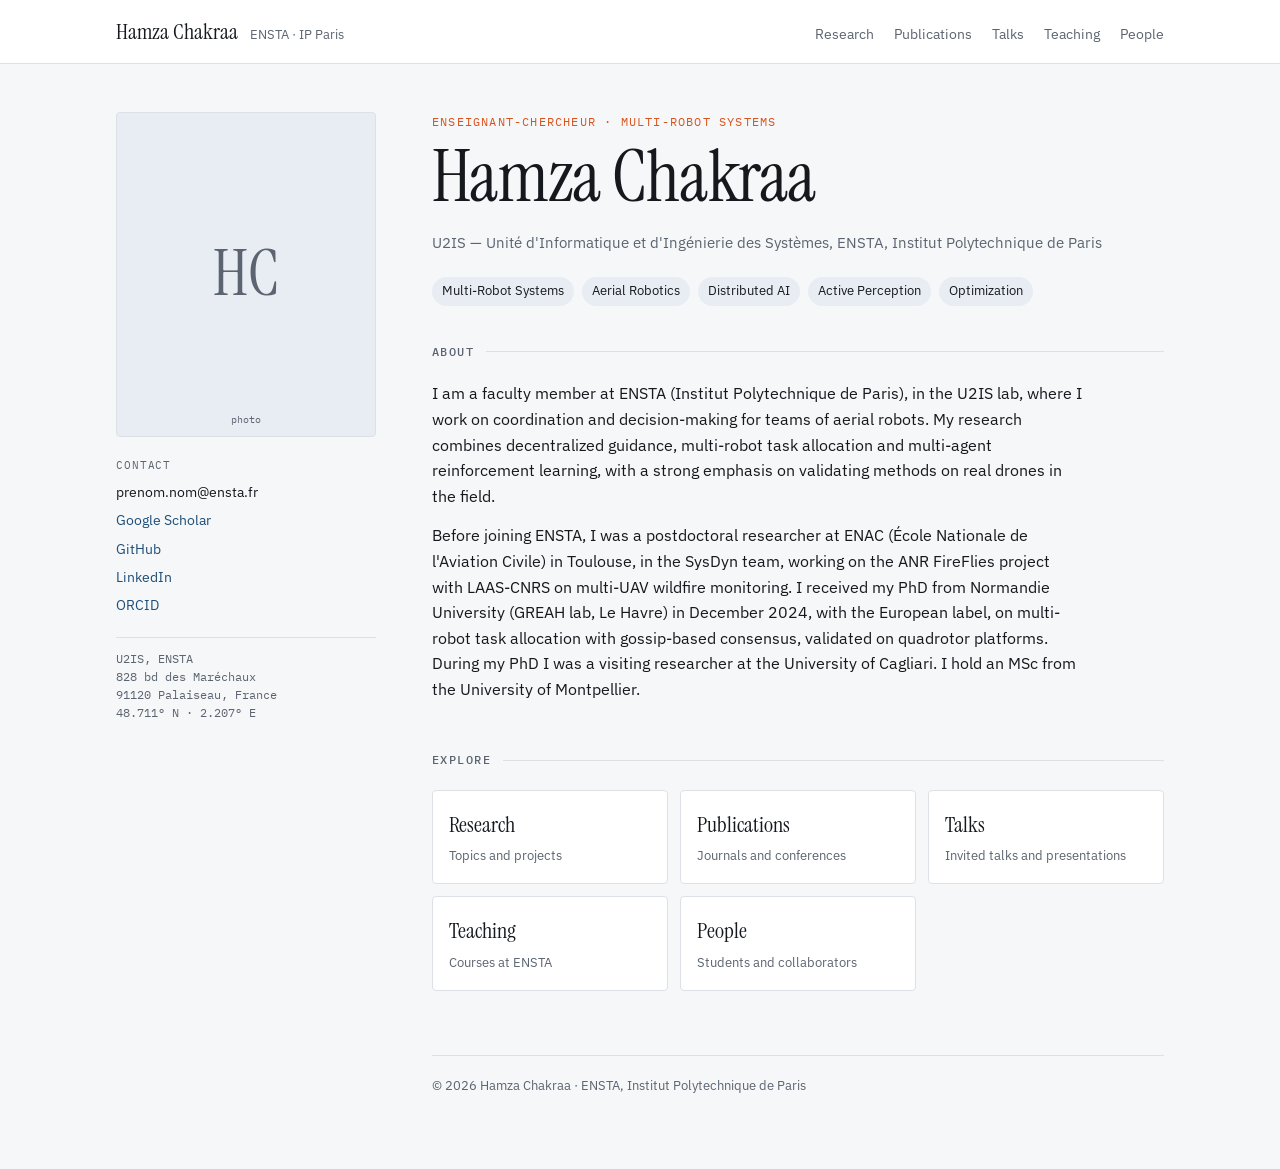
<file: index.html>
<!doctype html>
<html lang="en">
<head>
<meta charset="utf-8">
<meta name="viewport" content="width=device-width, initial-scale=1, viewport-fit=cover">
<title>Hamza Chakraa</title>
<meta name="description" content="Hamza Chakraa — multi-robot systems and aerial robotics, ENSTA, Institut Polytechnique de Paris.">
<link rel="preconnect" href="https://fonts.googleapis.com">
<link rel="stylesheet" href="https://fonts.googleapis.com/css2?family=Instrument+Serif:ital@0;1&family=IBM+Plex+Sans:wght@400;500;600&family=IBM+Plex+Mono:wght@400;500&display=swap">
<link rel="stylesheet" href="style.css">
<style>body{margin:0}img{max-width:100%}</style>
</head>
<body>
<header class="bar">
  <div class="bar-in">
    <a class="brand" href="index.html">Hamza Chakraa <span>ENSTA · IP Paris</span></a>
    <nav class="nav">
      <a href="research.html">Research</a>
      <a href="publications.html">Publications</a>
      <a href="talks.html">Talks</a>
      <a href="teaching.html">Teaching</a>
      <a href="people.html">People</a>
    </nav>
  </div>
</header>

<div class="wrap" id="top">
  <aside class="rail">
    <div class="photo">
      <!-- Remplacer par : <img src="hamza.jpg" alt="Hamza Chakraa"> -->
      <span class="init">HC</span>
      <span class="hint">photo</span>
    </div>
    <div class="links">
      <div class="lbl">Contact</div>
      <span id="email">prenom.nom@ensta.fr</span>
      <a href="#">Google Scholar</a>
      <a href="#">GitHub</a>
      <a href="#">LinkedIn</a>
      <a href="#">ORCID</a>
    </div>
    <div class="coord">
      U2IS, ENSTA<br>
      828 bd des Maréchaux<br>
      91120 Palaiseau, France<br>
      48.711° N · 2.207° E
    </div>
  </aside>

  <main>

      <div class="role">Enseignant-chercheur · Multi-robot systems</div>
      <h1>Hamza Chakraa</h1>
      <p class="aff">U2IS — Unité d'Informatique et d'Ingénierie des Systèmes, ENSTA, Institut Polytechnique de Paris</p>
      <div class="tags">
        <span class="tag">Multi-Robot Systems</span>
        <span class="tag">Aerial Robotics</span>
        <span class="tag">Distributed AI</span>
        <span class="tag">Active Perception</span>
        <span class="tag">Optimization</span>
      </div>
      <section class="bio">
        <h2>About</h2>
        <p>I am a faculty member at ENSTA (Institut Polytechnique de Paris), in the U2IS lab, where I work on coordination and decision-making for teams of aerial robots. My research combines decentralized guidance, multi-robot task allocation and multi-agent reinforcement learning, with a strong emphasis on validating methods on real drones in the field.</p>
        <p>Before joining ENSTA, I was a postdoctoral researcher at ENAC (École Nationale de l'Aviation Civile) in Toulouse, in the SysDyn team, working on the ANR FireFlies project with LAAS-CNRS on multi-UAV wildfire monitoring. I received my PhD from Normandie University (GREAH lab, Le Havre) in December 2024, with the European label, on multi-robot task allocation with gossip-based consensus, validated on quadrotor platforms. During my PhD I was a visiting researcher at the University of Cagliari. I hold an MSc from the University of Montpellier.</p>
      </section>
      <section>
        <h2>Explore</h2>
        <div class="home-links">
          <a href="research.html"><b>Research</b><span>Topics and projects</span></a>
          <a href="publications.html"><b>Publications</b><span>Journals and conferences</span></a>
          <a href="talks.html"><b>Talks</b><span>Invited talks and presentations</span></a>
          <a href="teaching.html"><b>Teaching</b><span>Courses at ENSTA</span></a>
          <a href="people.html"><b>People</b><span>Students and collaborators</span></a>
        </div>
      </section>
      <footer>© 2026 Hamza Chakraa · ENSTA, Institut Polytechnique de Paris</footer>
  </main>
</div>

</body>
</html>
</file>
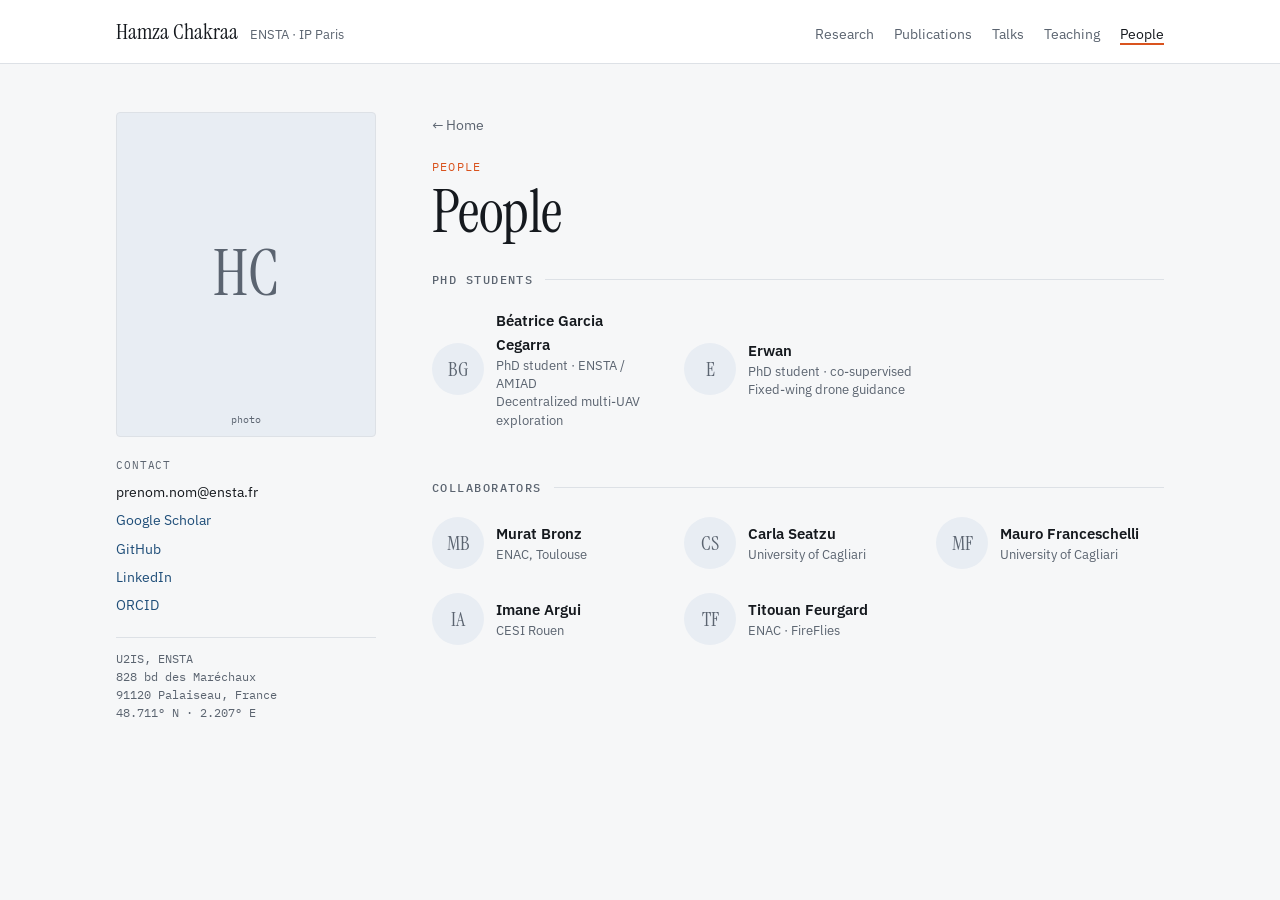
<file: people.html>
<!doctype html>
<html lang="en">
<head>
<meta charset="utf-8">
<meta name="viewport" content="width=device-width, initial-scale=1, viewport-fit=cover">
<title>People · Hamza Chakraa</title>
<meta name="description" content="Hamza Chakraa — multi-robot systems and aerial robotics, ENSTA, Institut Polytechnique de Paris.">
<link rel="preconnect" href="https://fonts.googleapis.com">
<link rel="stylesheet" href="https://fonts.googleapis.com/css2?family=Instrument+Serif:ital@0;1&family=IBM+Plex+Sans:wght@400;500;600&family=IBM+Plex+Mono:wght@400;500&display=swap">
<link rel="stylesheet" href="style.css">
<style>body{margin:0}img{max-width:100%}</style>
</head>
<body>
<header class="bar">
  <div class="bar-in">
    <a class="brand" href="index.html">Hamza Chakraa <span>ENSTA · IP Paris</span></a>
    <nav class="nav">
      <a href="research.html">Research</a>
      <a href="publications.html">Publications</a>
      <a href="talks.html">Talks</a>
      <a href="teaching.html">Teaching</a>
      <a href="people.html" aria-current="page">People</a>
    </nav>
  </div>
</header>

<div class="wrap" id="top">
  <aside class="rail">
    <div class="photo">
      <!-- Remplacer par : <img src="hamza.jpg" alt="Hamza Chakraa"> -->
      <span class="init">HC</span>
      <span class="hint">photo</span>
    </div>
    <div class="links">
      <div class="lbl">Contact</div>
      <span id="email">prenom.nom@ensta.fr</span>
      <a href="#">Google Scholar</a>
      <a href="#">GitHub</a>
      <a href="#">LinkedIn</a>
      <a href="#">ORCID</a>
    </div>
    <div class="coord">
      U2IS, ENSTA<br>
      828 bd des Maréchaux<br>
      91120 Palaiseau, France<br>
      48.711° N · 2.207° E
    </div>
  </aside>

  <main>

      <a class="back" href="index.html">← Home</a>
      <div class="role">People</div>
      <h1 class="page-title">People</h1>
      <section>
        <h2>PhD students</h2>
        <div class="people">
          <div class="person"><div class="av">BG</div><div><b>Béatrice Garcia Cegarra</b><span>PhD student · ENSTA / AMIAD<br>Decentralized multi-UAV exploration</span></div></div>
          <div class="person"><div class="av">E</div><div><b>Erwan</b><span>PhD student · co-supervised<br>Fixed-wing drone guidance</span></div></div>
        </div>
      </section>
      <section>
        <h2>Collaborators</h2>
        <div class="people">
          <div class="person"><div class="av">MB</div><div><b>Murat Bronz</b><span>ENAC, Toulouse</span></div></div>
          <div class="person"><div class="av">CS</div><div><b>Carla Seatzu</b><span>University of Cagliari</span></div></div>
          <div class="person"><div class="av">MF</div><div><b>Mauro Franceschelli</b><span>University of Cagliari</span></div></div>
          <div class="person"><div class="av">IA</div><div><b>Imane Argui</b><span>CESI Rouen</span></div></div>
          <div class="person"><div class="av">TF</div><div><b>Titouan Feurgard</b><span>ENAC · FireFlies</span></div></div>
        </div>
      </section>
    
  </main>
</div>

</body>
</html>
</file>
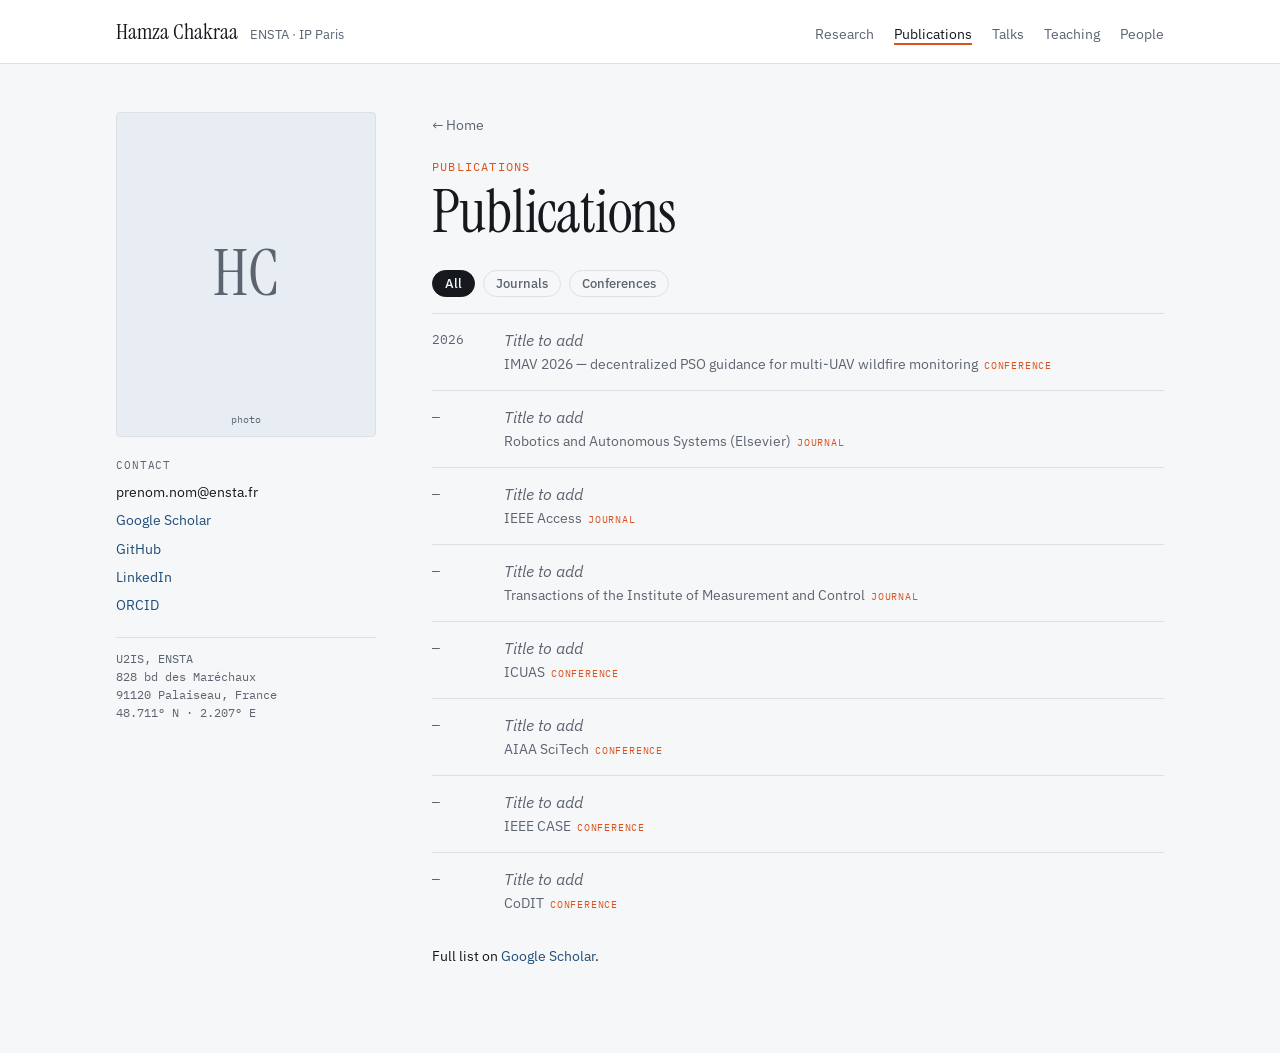
<file: publications.html>
<!doctype html>
<html lang="en">
<head>
<meta charset="utf-8">
<meta name="viewport" content="width=device-width, initial-scale=1, viewport-fit=cover">
<title>Publications · Hamza Chakraa</title>
<meta name="description" content="Hamza Chakraa — multi-robot systems and aerial robotics, ENSTA, Institut Polytechnique de Paris.">
<link rel="preconnect" href="https://fonts.googleapis.com">
<link rel="stylesheet" href="https://fonts.googleapis.com/css2?family=Instrument+Serif:ital@0;1&family=IBM+Plex+Sans:wght@400;500;600&family=IBM+Plex+Mono:wght@400;500&display=swap">
<link rel="stylesheet" href="style.css">
<style>body{margin:0}img{max-width:100%}</style>
</head>
<body>
<header class="bar">
  <div class="bar-in">
    <a class="brand" href="index.html">Hamza Chakraa <span>ENSTA · IP Paris</span></a>
    <nav class="nav">
      <a href="research.html">Research</a>
      <a href="publications.html" aria-current="page">Publications</a>
      <a href="talks.html">Talks</a>
      <a href="teaching.html">Teaching</a>
      <a href="people.html">People</a>
    </nav>
  </div>
</header>

<div class="wrap" id="top">
  <aside class="rail">
    <div class="photo">
      <!-- Remplacer par : <img src="hamza.jpg" alt="Hamza Chakraa"> -->
      <span class="init">HC</span>
      <span class="hint">photo</span>
    </div>
    <div class="links">
      <div class="lbl">Contact</div>
      <span id="email">prenom.nom@ensta.fr</span>
      <a href="#">Google Scholar</a>
      <a href="#">GitHub</a>
      <a href="#">LinkedIn</a>
      <a href="#">ORCID</a>
    </div>
    <div class="coord">
      U2IS, ENSTA<br>
      828 bd des Maréchaux<br>
      91120 Palaiseau, France<br>
      48.711° N · 2.207° E
    </div>
  </aside>

  <main>

      <a class="back" href="index.html">← Home</a>
      <div class="role">Publications</div>
      <h1 class="page-title">Publications</h1>
      <div class="filters" role="group" aria-label="Filter publications">
        <button id="f-all" type="button" data-k="all" aria-pressed="true">All</button>
        <button id="f-journal" type="button" data-k="journal" aria-pressed="false">Journals</button>
        <button id="f-conf" type="button" data-k="conference" aria-pressed="false">Conferences</button>
      </div>
      <ul class="pubs" id="pubs"></ul>
      <p class="more">Full list on <a href="index.html">Google Scholar</a>.</p>
  </main>
</div>
<script>const PUBS = [
  { year: 2026, kind: "conference", title: "", venue: "IMAV 2026 — decentralized PSO guidance for multi-UAV wildfire monitoring" },
  { year: null, kind: "journal",    title: "", venue: "Robotics and Autonomous Systems (Elsevier)" },
  { year: null, kind: "journal",    title: "", venue: "IEEE Access" },
  { year: null, kind: "journal",    title: "", venue: "Transactions of the Institute of Measurement and Control" },
  { year: null, kind: "conference", title: "", venue: "ICUAS" },
  { year: null, kind: "conference", title: "", venue: "AIAA SciTech" },
  { year: null, kind: "conference", title: "", venue: "IEEE CASE" },
  { year: null, kind: "conference", title: "", venue: "CoDIT" },
];
const ul = document.getElementById("pubs");
function render(k) {
  ul.innerHTML = "";
  PUBS.filter(p => k === "all" || p.kind === k).forEach(p => {
    const li = document.createElement("li"); li.className = "pub";
    const y = document.createElement("div"); y.className = "pub-year"; y.textContent = p.year ?? "—";
    const b = document.createElement("div");
    const t = document.createElement("div");
    t.className = "pub-title" + (p.title ? "" : " todo");
    t.textContent = p.title || "Title to add";
    const v = document.createElement("div"); v.className = "pub-venue"; v.textContent = p.venue;
    const tag = document.createElement("span"); tag.className = "pub-kind"; tag.textContent = p.kind;
    v.appendChild(tag);
    b.append(t, v); li.append(y, b); ul.appendChild(li);
  });
}
document.querySelectorAll(".filters button").forEach(btn => {
  btn.addEventListener("click", () => {
    document.querySelectorAll(".filters button").forEach(b => b.setAttribute("aria-pressed", String(b === btn)));
    render(btn.dataset.k);
  });
});
render("all");</script>
</body>
</html>
</file>
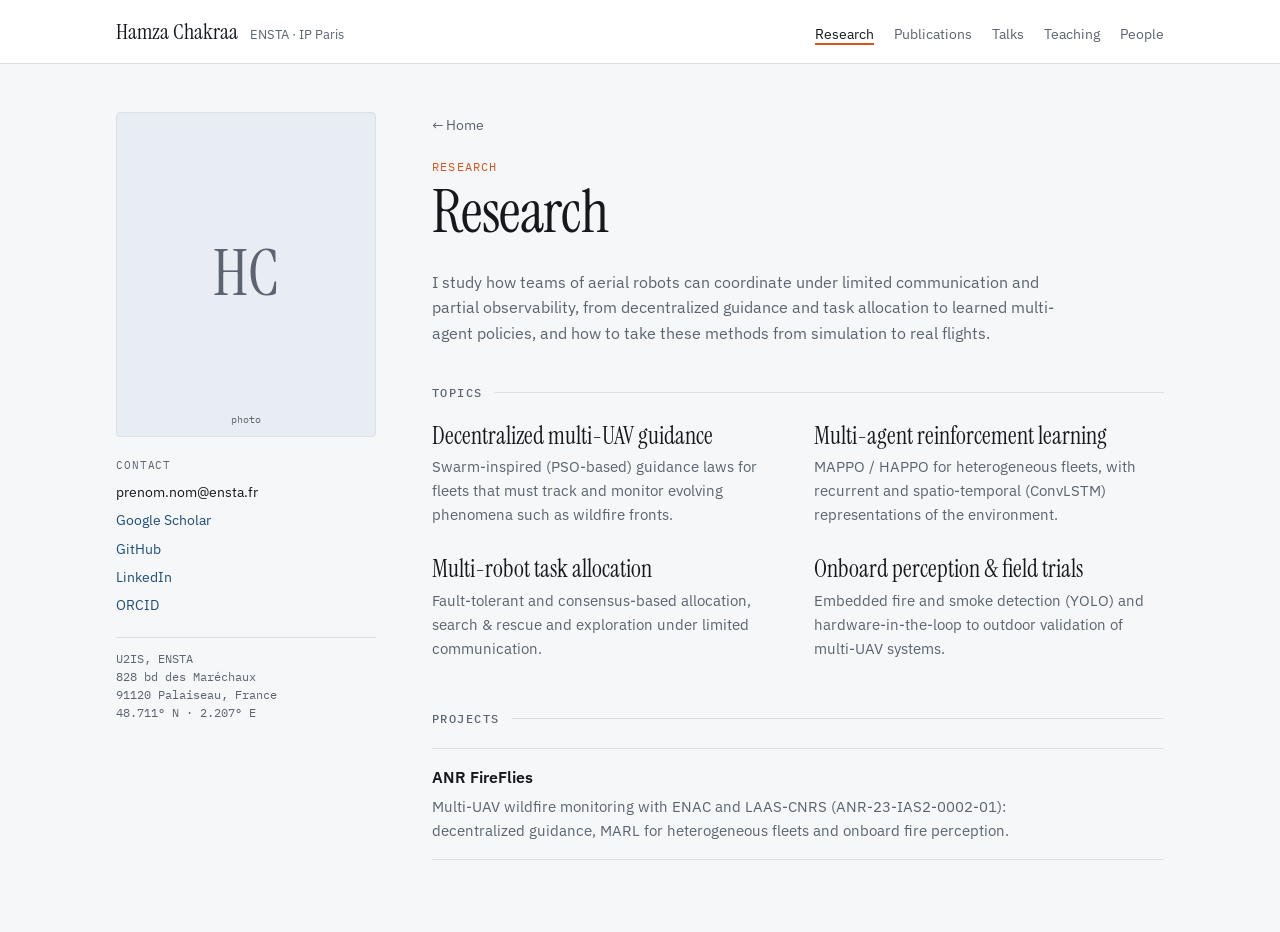
<file: research.html>
<!doctype html>
<html lang="en">
<head>
<meta charset="utf-8">
<meta name="viewport" content="width=device-width, initial-scale=1, viewport-fit=cover">
<title>Research · Hamza Chakraa</title>
<meta name="description" content="Hamza Chakraa — multi-robot systems and aerial robotics, ENSTA, Institut Polytechnique de Paris.">
<link rel="preconnect" href="https://fonts.googleapis.com">
<link rel="stylesheet" href="https://fonts.googleapis.com/css2?family=Instrument+Serif:ital@0;1&family=IBM+Plex+Sans:wght@400;500;600&family=IBM+Plex+Mono:wght@400;500&display=swap">
<link rel="stylesheet" href="style.css">
<style>body{margin:0}img{max-width:100%}</style>
</head>
<body>
<header class="bar">
  <div class="bar-in">
    <a class="brand" href="index.html">Hamza Chakraa <span>ENSTA · IP Paris</span></a>
    <nav class="nav">
      <a href="research.html" aria-current="page">Research</a>
      <a href="publications.html">Publications</a>
      <a href="talks.html">Talks</a>
      <a href="teaching.html">Teaching</a>
      <a href="people.html">People</a>
    </nav>
  </div>
</header>

<div class="wrap" id="top">
  <aside class="rail">
    <div class="photo">
      <!-- Remplacer par : <img src="hamza.jpg" alt="Hamza Chakraa"> -->
      <span class="init">HC</span>
      <span class="hint">photo</span>
    </div>
    <div class="links">
      <div class="lbl">Contact</div>
      <span id="email">prenom.nom@ensta.fr</span>
      <a href="#">Google Scholar</a>
      <a href="#">GitHub</a>
      <a href="#">LinkedIn</a>
      <a href="#">ORCID</a>
    </div>
    <div class="coord">
      U2IS, ENSTA<br>
      828 bd des Maréchaux<br>
      91120 Palaiseau, France<br>
      48.711° N · 2.207° E
    </div>
  </aside>

  <main>

      <a class="back" href="index.html">← Home</a>
      <div class="role">Research</div>
      <h1 class="page-title">Research</h1>
      <p class="lead">I study how teams of aerial robots can coordinate under limited communication and partial observability, from decentralized guidance and task allocation to learned multi-agent policies, and how to take these methods from simulation to real flights.</p>
      <section>
        <h2>Topics</h2>
        <div class="threads">
          <div class="thread"><h3>Decentralized multi-UAV guidance</h3><p>Swarm-inspired (PSO-based) guidance laws for fleets that must track and monitor evolving phenomena such as wildfire fronts.</p></div>
          <div class="thread"><h3>Multi-agent reinforcement learning</h3><p>MAPPO / HAPPO for heterogeneous fleets, with recurrent and spatio-temporal (ConvLSTM) representations of the environment.</p></div>
          <div class="thread"><h3>Multi-robot task allocation</h3><p>Fault-tolerant and consensus-based allocation, search &amp; rescue and exploration under limited communication.</p></div>
          <div class="thread"><h3>Onboard perception &amp; field trials</h3><p>Embedded fire and smoke detection (YOLO) and hardware-in-the-loop to outdoor validation of multi-UAV systems.</p></div>
        </div>
      </section>
      <section>
        <h2>Projects</h2>
        <div class="project"><h3>ANR FireFlies</h3><p>Multi-UAV wildfire monitoring with ENAC and LAAS-CNRS (ANR-23-IAS2-0002-01): decentralized guidance, MARL for heterogeneous fleets and onboard fire perception.</p></div>
      </section>
  </main>
</div>

</body>
</html>
</file>
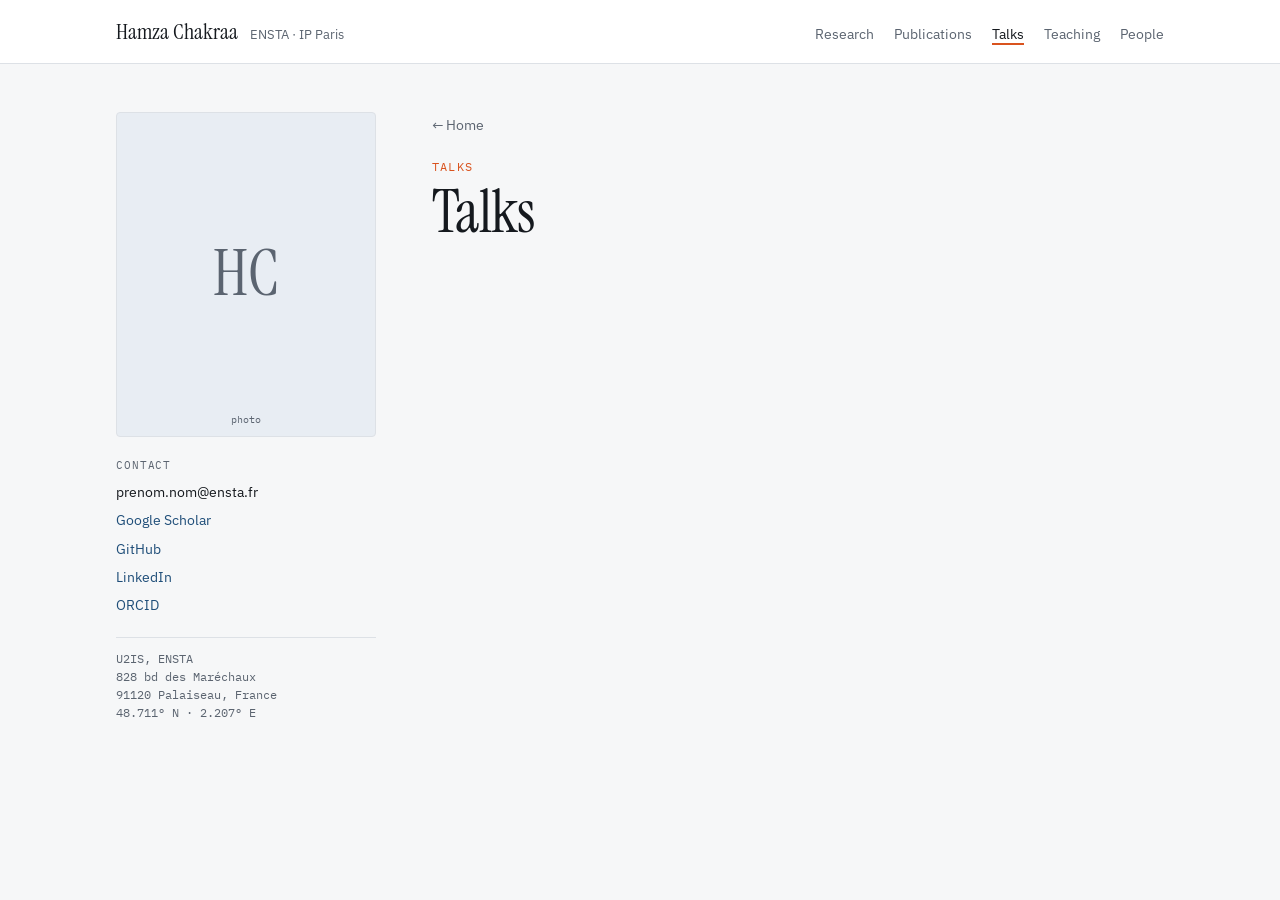
<file: talks.html>
<!doctype html>
<html lang="en">
<head>
<meta charset="utf-8">
<meta name="viewport" content="width=device-width, initial-scale=1, viewport-fit=cover">
<title>Talks · Hamza Chakraa</title>
<meta name="description" content="Hamza Chakraa — multi-robot systems and aerial robotics, ENSTA, Institut Polytechnique de Paris.">
<link rel="preconnect" href="https://fonts.googleapis.com">
<link rel="stylesheet" href="https://fonts.googleapis.com/css2?family=Instrument+Serif:ital@0;1&family=IBM+Plex+Sans:wght@400;500;600&family=IBM+Plex+Mono:wght@400;500&display=swap">
<link rel="stylesheet" href="style.css">
<style>body{margin:0}img{max-width:100%}</style>
</head>
<body>
<header class="bar">
  <div class="bar-in">
    <a class="brand" href="index.html">Hamza Chakraa <span>ENSTA · IP Paris</span></a>
    <nav class="nav">
      <a href="research.html">Research</a>
      <a href="publications.html">Publications</a>
      <a href="talks.html" aria-current="page">Talks</a>
      <a href="teaching.html">Teaching</a>
      <a href="people.html">People</a>
    </nav>
  </div>
</header>

<div class="wrap" id="top">
  <aside class="rail">
    <div class="photo">
      <!-- Remplacer par : <img src="hamza.jpg" alt="Hamza Chakraa"> -->
      <span class="init">HC</span>
      <span class="hint">photo</span>
    </div>
    <div class="links">
      <div class="lbl">Contact</div>
      <span id="email">prenom.nom@ensta.fr</span>
      <a href="#">Google Scholar</a>
      <a href="#">GitHub</a>
      <a href="#">LinkedIn</a>
      <a href="#">ORCID</a>
    </div>
    <div class="coord">
      U2IS, ENSTA<br>
      828 bd des Maréchaux<br>
      91120 Palaiseau, France<br>
      48.711° N · 2.207° E
    </div>
  </aside>

  <main>

      <a class="back" href="index.html">← Home</a>
      <div class="role">Talks</div>
      <h1 class="page-title">Talks</h1>
      <div id="talks-list"></div>
  </main>
</div>
<script>// { date: "2026-11", title: "…", event: "…, City" }
const TALKS = [];

const ul = document.getElementById("pubs");
function render(k) {
  ul.innerHTML = "";
  PUBS.filter(p => k === "all" || p.kind === k).forEach(p => {
    const li = document.createElement("li"); li.className = "pub";
    const y = document.createElement("div"); y.className = "pub-year"; y.textContent = p.year ?? "—";
    const b = document.createElement("div");
    const t = document.createElement("div");
    t.className = "pub-title" + (p.title ? "" : " todo");
    t.textContent = p.title || "Title to add";
    const v = document.createElement("div"); v.className = "pub-venue"; v.textContent = p.venue;
    const tag = document.createElement("span"); tag.className = "pub-kind"; tag.textContent = p.kind;
    v.appendChild(tag);
    b.append(t, v); li.append(y, b); ul.appendChild(li);
  });
}
document.querySelectorAll(".filters button").forEach(btn => {
  btn.addEventListener("click", () => {
    document.querySelectorAll(".filters button").forEach(b => b.setAttribute("aria-pressed", String(b === btn)));
    render(btn.dataset.k);
  });
});
render("all");

const tl = document.getElementById("talks-list");
if (!TALKS.length) {
  tl.innerHTML = '<div class="empty">Talks will be listed here.</div>';
} else {
  TALKS.forEach(t => {
    const r = document.createElement("div"); r.className = "talk";
    r.innerHTML = '<div class="tl-when"></div><div class="tl-what"><strong></strong><span></span></div>';
    r.querySelector(".tl-when").textContent = t.date;
    r.querySelector("strong").textContent = t.title;
    r.querySelector("span").textContent = t.event;
    tl.appendChild(r);
  });
}

</script>
</body>
</html>
</file>
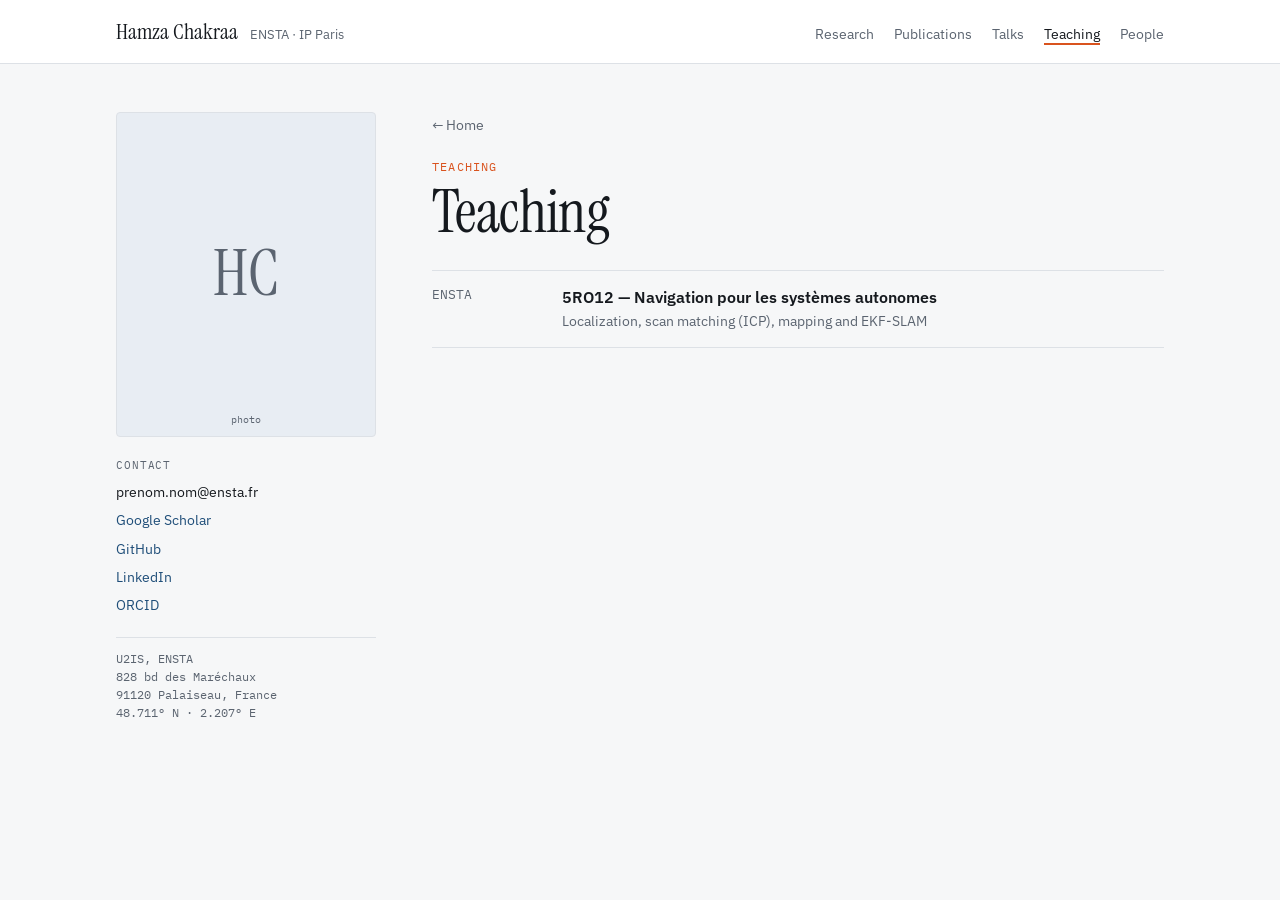
<file: teaching.html>
<!doctype html>
<html lang="en">
<head>
<meta charset="utf-8">
<meta name="viewport" content="width=device-width, initial-scale=1, viewport-fit=cover">
<title>Teaching · Hamza Chakraa</title>
<meta name="description" content="Hamza Chakraa — multi-robot systems and aerial robotics, ENSTA, Institut Polytechnique de Paris.">
<link rel="preconnect" href="https://fonts.googleapis.com">
<link rel="stylesheet" href="https://fonts.googleapis.com/css2?family=Instrument+Serif:ital@0;1&family=IBM+Plex+Sans:wght@400;500;600&family=IBM+Plex+Mono:wght@400;500&display=swap">
<link rel="stylesheet" href="style.css">
<style>body{margin:0}img{max-width:100%}</style>
</head>
<body>
<header class="bar">
  <div class="bar-in">
    <a class="brand" href="index.html">Hamza Chakraa <span>ENSTA · IP Paris</span></a>
    <nav class="nav">
      <a href="research.html">Research</a>
      <a href="publications.html">Publications</a>
      <a href="talks.html">Talks</a>
      <a href="teaching.html" aria-current="page">Teaching</a>
      <a href="people.html">People</a>
    </nav>
  </div>
</header>

<div class="wrap" id="top">
  <aside class="rail">
    <div class="photo">
      <!-- Remplacer par : <img src="hamza.jpg" alt="Hamza Chakraa"> -->
      <span class="init">HC</span>
      <span class="hint">photo</span>
    </div>
    <div class="links">
      <div class="lbl">Contact</div>
      <span id="email">prenom.nom@ensta.fr</span>
      <a href="#">Google Scholar</a>
      <a href="#">GitHub</a>
      <a href="#">LinkedIn</a>
      <a href="#">ORCID</a>
    </div>
    <div class="coord">
      U2IS, ENSTA<br>
      828 bd des Maréchaux<br>
      91120 Palaiseau, France<br>
      48.711° N · 2.207° E
    </div>
  </aside>

  <main>

      <a class="back" href="index.html">← Home</a>
      <div class="role">Teaching</div>
      <h1 class="page-title">Teaching</h1>
      <div class="tl">
        <div class="tl-row">
          <div class="tl-when">ENSTA</div>
          <div class="tl-what"><strong>5RO12 — Navigation pour les systèmes autonomes</strong><span>Localization, scan matching (ICP), mapping and EKF-SLAM</span></div>
        </div>
      </div>
  </main>
</div>

</body>
</html>
</file>
<file: style.css>
/* Layout: two-column academic profile — sticky identity rail left, reading column right; stacks on phone. */
:root {
  --bg: #f6f7f8;
  --surface: #ffffff;
  --ink: #15191e;
  --muted: #5b6470;
  --line: #dde1e6;
  --accent: #1f4e79;
  --signal: #d9531e;
  --chip: #e8edf3;
  --f-display: "Instrument Serif", "Iowan Old Style", Georgia, serif;
  --f-body: "IBM Plex Sans", system-ui, -apple-system, "Segoe UI", sans-serif;
  --f-mono: "IBM Plex Mono", ui-monospace, Menlo, Consolas, monospace;
}
@media (prefers-color-scheme: dark) {
  :root:not([data-theme="light"]) {
    --bg: #0f1216; --surface: #161a20; --ink: #e7eaee; --muted: #9aa3ae;
    --line: #262c34; --accent: #8db8e3; --signal: #f07a47; --chip: #1c232c;
    color-scheme: dark;
  }
}
:root[data-theme="dark"] {
  --bg: #0f1216; --surface: #161a20; --ink: #e7eaee; --muted: #9aa3ae;
  --line: #262c34; --accent: #8db8e3; --signal: #f07a47; --chip: #1c232c;
  color-scheme: dark;
}

* { box-sizing: border-box; }
body {
  background: var(--bg); color: var(--ink);
  font-family: var(--f-body); font-size: 16px; line-height: 1.6;
  -webkit-font-smoothing: antialiased;
}
a { color: var(--accent); text-decoration: none; }
a:hover { text-decoration: underline; text-underline-offset: 3px; }
a:focus-visible { outline: 2px solid var(--accent); outline-offset: 2px; border-radius: 2px; }

/* top bar */
.bar { border-bottom: 1px solid var(--line); background: var(--surface); }
.bar-in {
  max-width: 1080px; margin: 0 auto;
  padding-block: 14px;
  padding-left: max(16px, env(safe-area-inset-left, 0px));
  padding-right: max(16px, env(safe-area-inset-right, 0px));
  display: flex; align-items: baseline; justify-content: space-between; gap: 16px; flex-wrap: wrap;
}
.brand { font-family: var(--f-display); font-size: 22px; color: var(--ink); }
.brand span { color: var(--muted); font-family: var(--f-body); font-size: 13px; margin-left: 8px; }
.nav { display: flex; gap: 20px; flex-wrap: wrap; font-size: 14px; }
.nav a { color: var(--muted); }
.nav a:hover { color: var(--ink); }

/* main grid */
.wrap {
  max-width: 1080px; margin: 0 auto;
  padding-block: 48px 72px;
  padding-left: max(16px, env(safe-area-inset-left, 0px));
  padding-right: max(16px, env(safe-area-inset-right, 0px));
  display: grid; grid-template-columns: 260px minmax(0, 1fr); gap: 56px;
}
@media (max-width: 800px) { .wrap { grid-template-columns: 1fr; gap: 32px; padding-block: 28px 56px; } }

/* identity rail */
.rail { align-self: start; position: sticky; top: 24px; display: grid; gap: 20px; }
@media (max-width: 800px) { .rail { position: static; grid-template-columns: 120px minmax(0,1fr); align-items: center; } }
.photo {
  aspect-ratio: 4 / 5; width: 100%; max-width: 100%;
  background: var(--chip); border: 1px solid var(--line); border-radius: 4px;
  display: grid; place-items: center; overflow: hidden; position: relative;
}
.photo img { width: 100%; height: 100%; object-fit: cover; }
.photo .init { font-family: var(--f-display); font-size: 64px; color: var(--muted); }
.photo .hint { position: absolute; bottom: 8px; font-family: var(--f-mono); font-size: 10px; color: var(--muted); }
.links { display: grid; gap: 6px; font-size: 14px; }
.links .lbl { font-family: var(--f-mono); font-size: 11px; letter-spacing: .08em; text-transform: uppercase; color: var(--muted); }
.coord {
  font-family: var(--f-mono); font-size: 12px; color: var(--muted);
  border-top: 1px solid var(--line); padding-top: 12px; line-height: 1.5;
}
@media (max-width: 800px) { .coord { display: none; } }

/* content */
.role { font-family: var(--f-mono); font-size: 12px; letter-spacing: .1em; text-transform: uppercase; color: var(--signal); }
h1 { font-family: var(--f-display); font-weight: 400; font-size: clamp(44px, 7vw, 72px); line-height: 1; margin: 10px 0 18px; text-wrap: balance; letter-spacing: -0.01em; }
.aff { color: var(--muted); font-size: 15px; margin: 0 0 22px; }
.tags { display: flex; flex-wrap: wrap; gap: 8px; margin-bottom: 36px; }
.tag { font-size: 13px; padding: 4px 10px; border-radius: 999px; background: var(--chip); color: var(--ink); }

section { margin-top: 48px; }
section:first-of-type { margin-top: 0; }
h2 {
  font-family: var(--f-mono); font-weight: 500; font-size: 12px; letter-spacing: .12em;
  text-transform: uppercase; color: var(--muted);
  display: flex; align-items: center; gap: 12px; margin: 0 0 20px;
}
h2::after { content: ""; flex: 1; height: 1px; background: var(--line); }
.bio p { max-width: 65ch; margin: 0 0 14px; }

/* research threads */
.threads { display: grid; grid-template-columns: repeat(2, minmax(0,1fr)); gap: 28px 32px; }
@media (max-width: 560px) { .threads { grid-template-columns: 1fr; } }
.thread h3 { font-family: var(--f-display); font-weight: 400; font-size: 24px; line-height: 1.15; margin: 0 0 6px; }
.thread p { margin: 0; color: var(--muted); font-size: 15px; }

/* timeline */
.tl { display: grid; gap: 0; }
.tl-row { display: grid; grid-template-columns: 110px minmax(0,1fr); gap: 20px; padding: 14px 0; border-top: 1px solid var(--line); }
.tl-row:last-child { border-bottom: 1px solid var(--line); }
.tl-when { font-family: var(--f-mono); font-size: 13px; color: var(--muted); font-variant-numeric: tabular-nums; }
.tl-what strong { font-weight: 600; }
.tl-what span { display: block; color: var(--muted); font-size: 14px; }
@media (max-width: 480px) { .tl-row { grid-template-columns: 1fr; gap: 2px; } }

/* publications */
.filters { display: flex; gap: 8px; flex-wrap: wrap; margin-bottom: 16px; }
.filters button {
  font: 500 13px var(--f-body); color: var(--muted); background: transparent;
  border: 1px solid var(--line); border-radius: 999px; padding: 4px 12px; cursor: pointer;
}
.filters button[aria-pressed="true"] { color: var(--bg); background: var(--ink); border-color: var(--ink); }
.filters button:focus-visible { outline: 2px solid var(--accent); outline-offset: 2px; }
.pubs { list-style: none; padding: 0; margin: 0; }
.pub { display: grid; grid-template-columns: 56px minmax(0,1fr); gap: 16px; padding: 14px 0; border-top: 1px solid var(--line); }
.pub-year { font-family: var(--f-mono); font-size: 13px; color: var(--muted); font-variant-numeric: tabular-nums; padding-top: 2px; }
.pub-title { font-weight: 500; }
.pub-title.todo { font-style: italic; color: var(--muted); font-weight: 400; }
.pub-venue { color: var(--muted); font-size: 14px; }
.pub-kind { font-family: var(--f-mono); font-size: 10px; letter-spacing: .08em; text-transform: uppercase; color: var(--signal); margin-left: 6px; }
.more { margin-top: 16px; font-size: 14px; }

footer { margin-top: 64px; padding-top: 20px; border-top: 1px solid var(--line); color: var(--muted); font-size: 13px; }

@media (prefers-reduced-motion: reduce) { * { transition: none !important; } }

/* views */

.nav a[aria-current="page"]{color:var(--ink);box-shadow:inset 0 -2px 0 var(--signal)}
.back{display:inline-block;font-size:14px;color:var(--muted);margin-bottom:20px}
.page-title{font-family:var(--f-display);font-weight:400;font-size:clamp(40px,6vw,60px);line-height:1;margin:6px 0 28px;letter-spacing:-0.01em}
.lead{max-width:65ch;color:var(--muted);margin:0 0 36px}
.home-links{display:grid;grid-template-columns:repeat(auto-fill,minmax(180px,1fr));gap:12px}
.home-links a{display:block;padding:16px;border:1px solid var(--line);border-radius:4px;background:var(--surface);color:var(--ink)}
.home-links a:hover{border-color:var(--accent);text-decoration:none}
.home-links b{display:block;font-family:var(--f-display);font-weight:400;font-size:22px}
.home-links span{font-size:13px;color:var(--muted)}
.project{padding:16px 0;border-top:1px solid var(--line)}
.project:last-child{border-bottom:1px solid var(--line)}
.project h3{margin:0 0 4px;font-size:16px;font-weight:600}
.project p{margin:0;color:var(--muted);font-size:15px;max-width:65ch}
.people{display:grid;grid-template-columns:repeat(auto-fill,minmax(200px,1fr));gap:24px}
.person{display:grid;grid-template-columns:52px minmax(0,1fr);gap:12px;align-items:center}
.av{width:52px;height:52px;border-radius:50%;background:var(--chip);display:grid;place-items:center;font-family:var(--f-display);font-size:20px;color:var(--muted)}
.person b{display:block;font-weight:600;font-size:15px}
.person span{display:block;font-size:13px;color:var(--muted);line-height:1.4}
.empty{padding:28px;border:1px dashed var(--line);border-radius:4px;color:var(--muted);font-size:15px}
.talk{display:grid;grid-template-columns:110px minmax(0,1fr);gap:20px;padding:14px 0;border-top:1px solid var(--line)}
@media (max-width:480px){.talk{grid-template-columns:1fr;gap:2px}}
</file>
